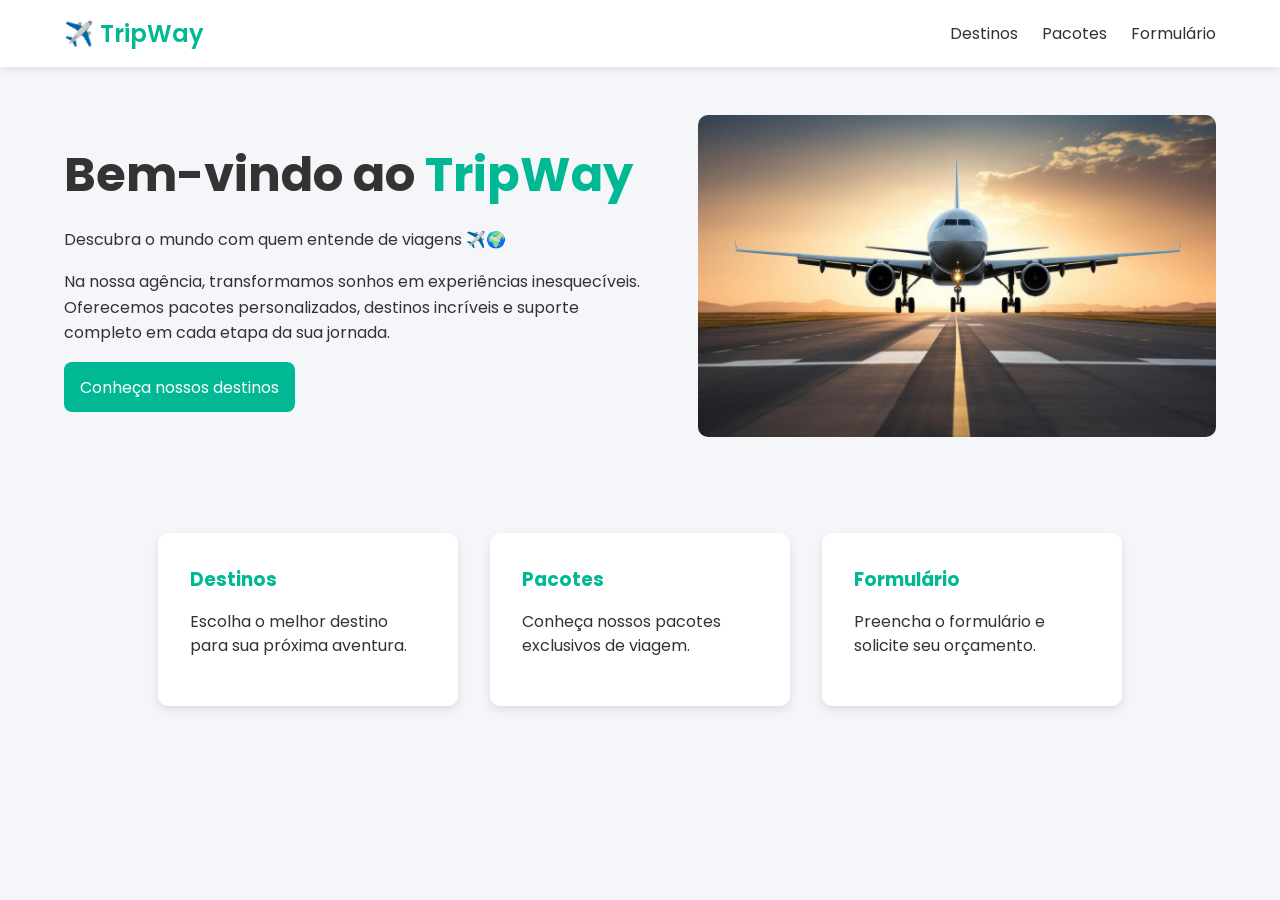
<file: index.html>
<!DOCTYPE html>
<html lang="pt-BR">
<head>
    <meta charset="UTF-8">
    <meta name="viewport" content="width=device-width, initial-scale=1.0">
    <link rel="preconnect" href="https://fonts.googleapis.com">
    <link rel="preconnect" href="https://fonts.gstatic.com" crossorigin>

    <link href="https://fonts.googleapis.com/css2?family=Poppins:wght@100;200;300;400;500;600;700;800;900&display=swap" rel="stylesheet">
    <link rel="stylesheet" href="css/style.css">

    <title>TripWay | Home</title>
</head>

<body>

    <nav>
        <a class="logo" href="index.html">
            ✈️ TripWay
        </a>

        <ul class="nav-links">
            <li>
                <a class="nav-link" href="pages/destinos.html">
                    Destinos
                </a>
            </li>

            <li>
                <a class="nav-link" href="pages/pacotes.html">
                    Pacotes
                </a>
            </li>

            <li>
                <a class="nav-link" href="pages/formulario.html">
                    Formulário
                </a>
            </li>
        </ul>
    </nav>

    <header class="header-container">

        <div class="header-content">
            <h1>
                Bem-vindo ao <span>TripWay</span>
            </h1>

            <p>
                Descubra o mundo com quem entende de viagens ✈️🌍
            </p>

            <p>
                Na nossa agência, transformamos sonhos em experiências inesquecíveis.
                Oferecemos pacotes personalizados, destinos incríveis e suporte
                completo em cada etapa da sua jornada.
            </p>

            <a class="btn" href="pages/destinos.html">
                Conheça nossos destinos
            </a>
        </div>

        <img
            src="images/home.jpg"
            alt="Imagem de viagem incrível"
            class="banner-image"
        >

    </header>

    <main>

        <section class="cards-section">

            <a class="card" href="pages/destinos.html">
                <h3>Destinos</h3>

                <p>
                    Escolha o melhor destino para sua próxima aventura.
                </p>
            </a>

            <a class="card" href="pages/pacotes.html">
                <h3>Pacotes</h3>

                <p>
                    Conheça nossos pacotes exclusivos de viagem.
                </p>
            </a>

            <a class="card" href="pages/formulario.html">
                <h3>Formulário</h3>

                <p>
                    Preencha o formulário e solicite seu orçamento.
                </p>
            </a>

        </section>

    </main>

</body>
</html>
</file>
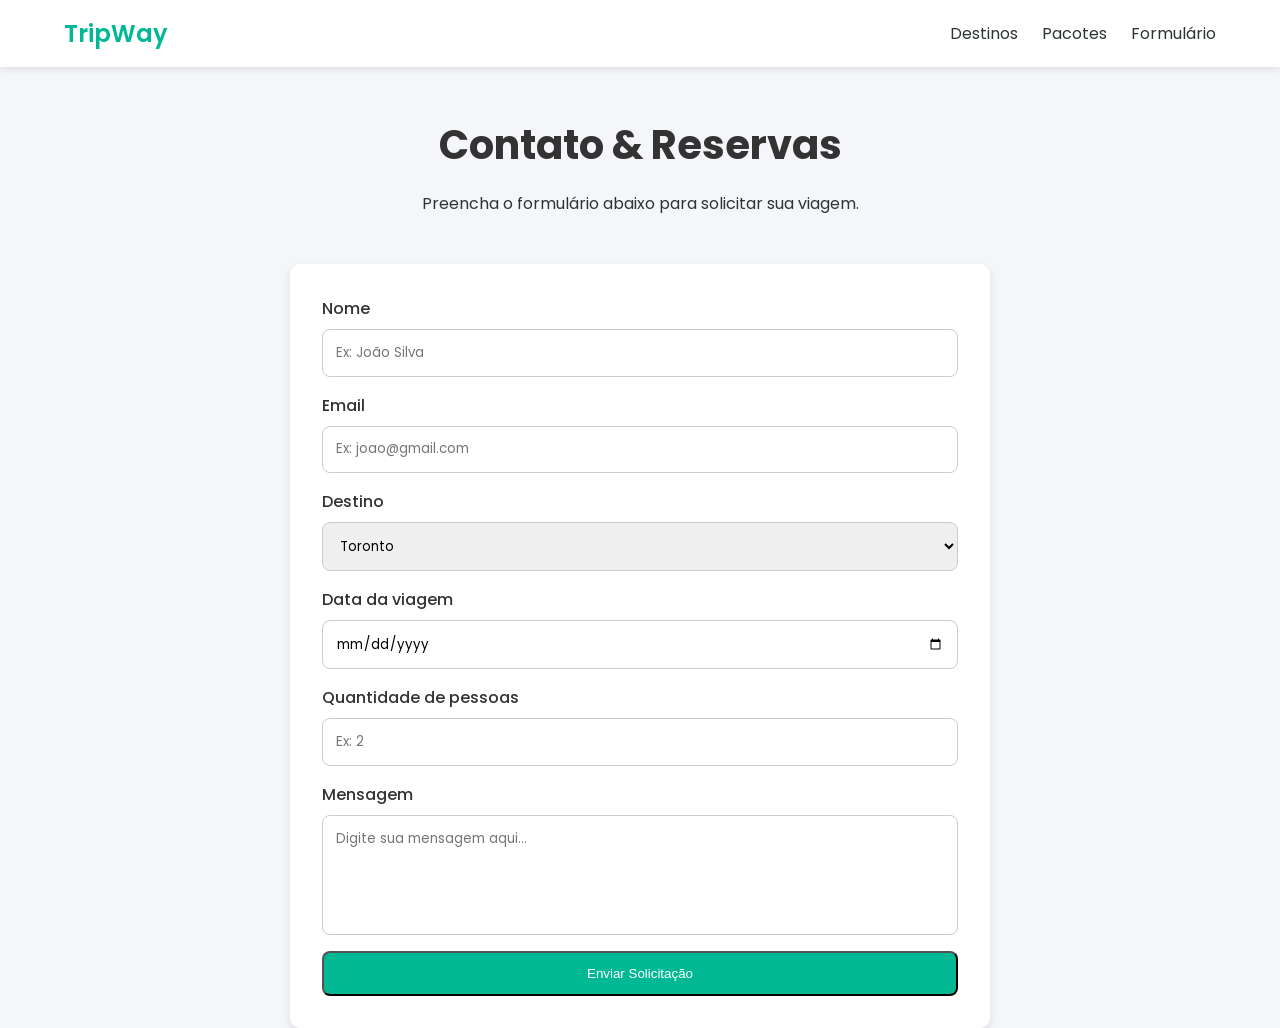
<file: pages/formulario.html>
<!DOCTYPE html>
<html lang="pt-BR">
<head>
    <meta charset="UTF-8">
    <meta name="viewport" content="width=device-width, initial-scale=1.0">

    <link rel="stylesheet" href="../css/style.css">

    <link rel="preconnect" href="https://fonts.googleapis.com">
    <link rel="preconnect" href="https://fonts.gstatic.com" crossorigin>

    <link href="https://fonts.googleapis.com/css2?family=Poppins:wght@100;200;300;400;500;600;700;800;900&display=swap" rel="stylesheet">

    <title>TripWay | Formulário</title>
</head>

<body>

    <nav>

        <a class="logo" href="../index.html">
            TripWay
        </a>

        <ul class="nav-links">
            <li><a class="nav-link" href="destinos.html">Destinos</a></li>
            <li><a class="nav-link" href="pacotes.html">Pacotes</a></li>
            <li><a class="nav-link" href="formulario.html">Formulário</a></li>
        </ul>

    </nav>

    <header class="page-header">

        <h1>Contato & Reservas</h1>

        <p>
            Preencha o formulário abaixo para solicitar sua viagem.
        </p>

    </header>

    <main>

        <section class="form-container">

            <form>

                <div class="form-group">

                    <label for="name">Nome</label>

                    <input 
                        type="text" 
                        id="name" 
                        placeholder="Ex: João Silva"
                    >

                </div>

                <div class="form-group">

                    <label for="email">Email</label>

                    <input 
                        type="email" 
                        id="email" 
                        placeholder="Ex: joao@gmail.com"
                    >

                </div>

                <div class="form-group">

                    <label for="destination">Destino</label>

                    <select id="destination">

                        <option>Toronto</option>
                        <option>Ottawa</option>
                        <option>Vancouver</option>
                        <option>Washington</option>

                    </select>

                </div>

                <div class="form-group">

                    <label for="date">Data da viagem</label>

                    <input 
                        type="date" 
                        id="date"
                    >

                </div>

                <div class="form-group">

                    <label for="people">
                        Quantidade de pessoas
                    </label>

                    <input 
                        type="number" 
                        id="people" 
                        placeholder="Ex: 2"
                    >

                </div>

                <div class="form-group">

                    <label for="message">Mensagem</label>

                    <textarea 
                        id="message"
                        placeholder="Digite sua mensagem aqui..."
                    ></textarea>

                </div>

                <button class="btn" type="submit">
                    Enviar Solicitação
                </button>

            </form>

        </section>

    </main>

</body>
</html>
</file>
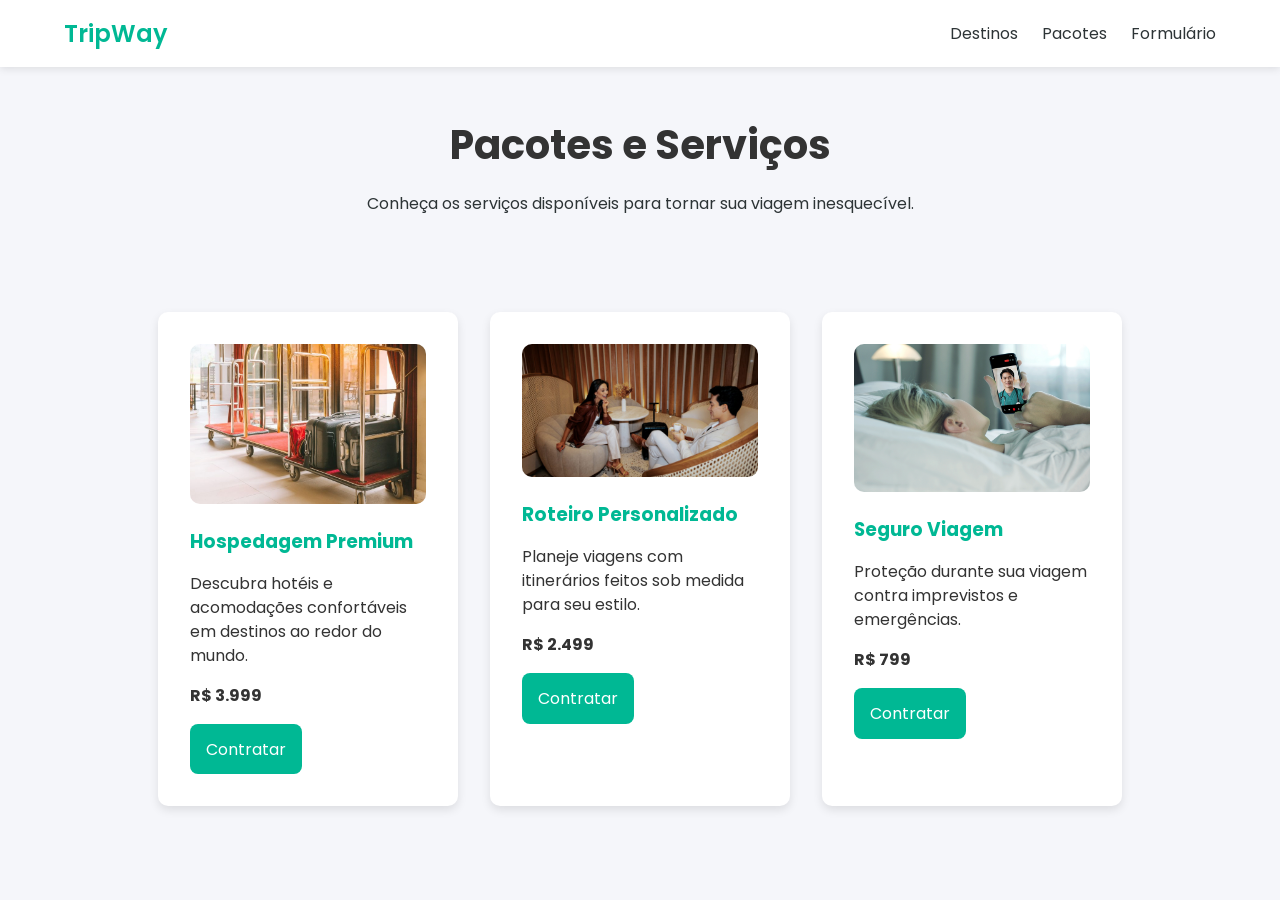
<file: pages/pacotes.html>
<!DOCTYPE html>
<html lang="pt-BR">
<head>
    <meta charset="UTF-8">
    <meta name="viewport" content="width=device-width, initial-scale=1.0">

    <link rel="stylesheet" href="../css/style.css">

    <link rel="preconnect" href="https://fonts.googleapis.com">
    <link rel="preconnect" href="https://fonts.gstatic.com" crossorigin>

    <link href="https://fonts.googleapis.com/css2?family=Poppins:wght@100;200;300;400;500;600;700;800;900&display=swap" rel="stylesheet">

    <title>TripWay | Pacotes</title>
</head>

<body>

    <nav>

        <a class="logo" href="../index.html">
            TripWay
        </a>

        <ul class="nav-links">
            <li><a class="nav-link" href="destinos.html">Destinos</a></li>
            <li><a class="nav-link" href="pacotes.html">Pacotes</a></li>
            <li><a class="nav-link" href="formulario.html">Formulário</a></li>
        </ul>

    </nav>

    <header class="page-header">

        <h1>Pacotes e Serviços</h1>

        <p>
            Conheça os serviços disponíveis para tornar sua viagem inesquecível.
        </p>

    </header>

    <main>

        <section class="cards-section">

            <div class="card">

                <img src="../images/hotel-bagagem.jpg" alt="Hospedagem">

                <h3>Hospedagem Premium</h3>

                <p>
                    Descubra hotéis e acomodações confortáveis em destinos ao redor do mundo.
                </p>

                <p><strong>R$ 3.999</strong></p>

                <a class="btn" href="#">
                    Contratar
                </a>

            </div>

            <div class="card">

                <img src="../images/roteiro.jpg" alt="Roteiro">

                <h3>Roteiro Personalizado</h3>

                <p>
                    Planeje viagens com itinerários feitos sob medida para seu estilo.
                </p>

                <p><strong>R$ 2.499</strong></p>

                <a class="btn" href="#">
                    Contratar
                </a>

            </div>

            <div class="card">

                <img src="../images/seguro.png" alt="Seguro Viagem">

                <h3>Seguro Viagem</h3>

                <p>
                    Proteção durante sua viagem contra imprevistos e emergências.
                </p>

                <p><strong>R$ 799</strong></p>

                <a class="btn" href="#">
                    Contratar
                </a>

            </div>

        </section>

    </main>

</body>
</html>
</file>
<file: css/style.css>
* {
    margin: 0;
    padding: 0;
    box-sizing: border-box;
}

:root {
    --primary-color: #00b894;
    --secondary-color: #2d3436;
    --background-color: #f5f6fa;
    --card-color: #ffffff;
    --text-color: #333;
}

body {
    font-family: 'Poppins', sans-serif;
    background-color: var(--background-color);
    color: var(--text-color);
}

/* NAVBAR */

nav {
    display: flex;
    justify-content: space-between;
    align-items: center;

    padding: 1rem 5%;

    background-color: white;

    box-shadow: 0 2px 8px rgba(0, 0, 0, 0.1);
}

.logo {
    text-decoration: none;

    font-size: 1.5rem;
    font-weight: 600;

    color: var(--primary-color);
}

.nav-links {
    display: flex;
    gap: 1.5rem;

    list-style: none;
}

.nav-link {
    text-decoration: none;
    color: var(--secondary-color);

    transition: 0.3s;
}

.nav-link:hover {
    color: var(--primary-color);
}

/* BOTÕES */

.btn {
    display: inline-block;

    padding: 0.8rem 1rem;

    background-color: var(--primary-color);

    color: white;

    text-decoration: none;

    border-radius: 8px;

    transition: 0.3s;
}

.btn:hover {
    opacity: 0.9;
}

/* HEADER HOME */

.header-container {
    display: flex;
    justify-content: space-between;
    align-items: center;

    gap: 2rem;

    padding: 3rem 5%;
}

.header-content {
    width: 50%;
}

.header-content h1 {
    font-size: 3rem;

    margin-bottom: 1rem;
}

.header-content span {
    color: var(--primary-color);
}

.header-content p {
    margin-bottom: 1rem;

    line-height: 1.6;
}

.banner-image {
    width: 45%;

    border-radius: 10px;
}

/* CARDS */

.cards-section {
    display: flex;
    justify-content: center;
    flex-wrap: wrap;

    gap: 2rem;

    padding: 3rem 5%;
}

.card {
    background-color: var(--card-color);

    width: 300px;

    padding: 2rem;

    border-radius: 10px;

    text-decoration: none;
    color: var(--text-color);

    box-shadow: 0 4px 10px rgba(0, 0, 0, 0.1);

    transition: 0.3s;
}

.card:hover {
    transform: translateY(-5px);
}

.card img {
    width: 100%;

    border-radius: 10px;

    margin-bottom: 1rem;
}

.card h3 {
    margin-bottom: 1rem;

    color: var(--primary-color);
}

.card p {
    margin-bottom: 1rem;

    line-height: 1.5;
}

/* HEADER DAS PÁGINAS */

.page-header {
    text-align: center;

    padding: 3rem 5%;
}

.page-header h1 {
    font-size: 2.5rem;

    margin-bottom: 1rem;
}

.page-header p {
    color: var(--secondary-color);
}

/* FORMULÁRIO */

.form-container {
    width: 100%;
    max-width: 700px;

    margin: 0 auto;

    background-color: white;

    padding: 2rem;

    border-radius: 10px;

    box-shadow: 0 4px 10px rgba(0,0,0,0.1);
}

form {
    display: flex;
    flex-direction: column;

    gap: 1rem;
}

.form-group {
    display: flex;
    flex-direction: column;

    gap: 0.5rem;
}

.form-group label {
    font-weight: 500;
}

input,
select,
textarea {
    padding: 0.8rem;

    border: 1px solid #ccc;

    border-radius: 8px;

    font-family: inherit;
}

textarea {
    resize: none;

    height: 120px;
}

/* RESPONSIVIDADE */

@media (max-width: 768px) {

    nav {
        flex-direction: column;

        gap: 1rem;
    }

    .header-container {
        flex-direction: column;
    }

    .header-content {
        width: 100%;

        text-align: center;
    }

    .banner-image {
        width: 100%;
    }

    .cards-section {
        flex-direction: column;
        align-items: center;
    }
}
</file>
